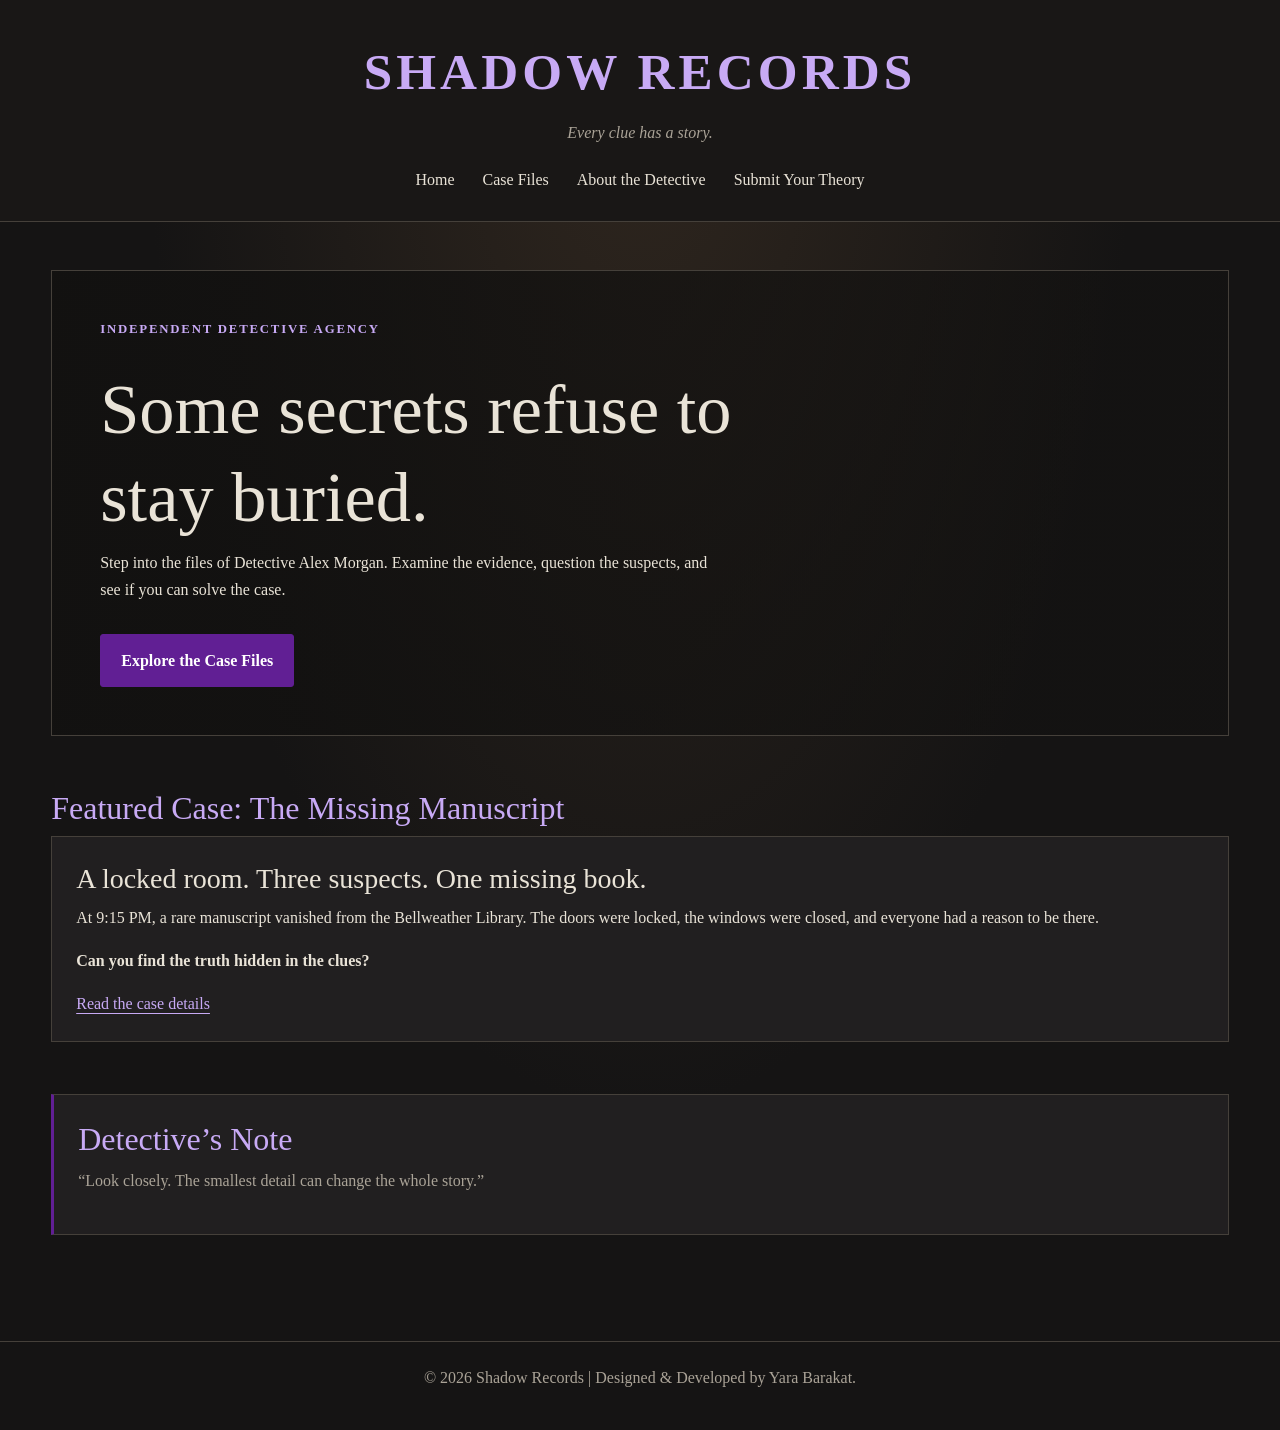
<file: index.html>
<!DOCTYPE html>
<html lang="en">
<head>
  <meta charset="UTF-8">
  <meta name="viewport" content="width=device-width, initial-scale=1.0">
  <meta name="description" content="Explore mysterious cases and uncover the truth with Detective Alex Morgan.">
  <title>Shadow Records | Home</title>
  <!-- Bootstrap CSS -->
<link href="https://cdn.jsdelivr.net/npm/bootstrap@5.3.8/dist/css/bootstrap.min.css"
rel="stylesheet">

<!-- Custom CSS -->
<link rel="stylesheet" href="styles.css">
</head>
<body>
  <header>
    <h1>Shadow Records</h1>
    <p class="tagline">Every clue has a story.</p>

    <nav aria-label="Main navigation">
  <a href="index.html">Home</a>
  <a href="cases.html">Case Files</a>
  <a href="about.html">About the Detective</a>
  <a href="submit-theory.html">Submit Your Theory</a>
</nav>
  </header>

  <main>
    <section class="hero">
      <p class="eyebrow">Independent Detective Agency</p>
      <h2>Some secrets refuse to stay buried.</h2>
      <p>
        Step into the files of Detective Alex Morgan. Examine the evidence,
        question the suspects, and see if you can solve the case.
      </p>
      <a class="button" href="cases.html">Explore the Case Files</a>
    </section>

    <section>
      <h2>Featured Case: The Missing Manuscript</h2>
      <article class="case-card">
        <h3>A locked room. Three suspects. One missing book.</h3>
        <p>
          At 9:15 PM, a rare manuscript vanished from the Bellweather Library.
          The doors were locked, the windows were closed, and everyone had a
          reason to be there.
        </p>
        <p><strong>Can you find the truth hidden in the clues?</strong></p>
        <a href="case-details.html#manuscript-map">Read the case details</a>
      </article>
    </section>

    <aside>
      <h2>Detective’s Note</h2>
      <p>
        “Look closely. The smallest detail can change the whole story.”
      </p>
    </aside>
  </main>

  <footer>
    <p>&copy; 2026 Shadow Records | Designed & Developed by Yara Barakat.</p>
  </footer>
  <script src="https://cdn.jsdelivr.net/npm/bootstrap@5.3.8/dist/js/bootstrap.bundle.min.js"></script>
</body>
</html>
</file>
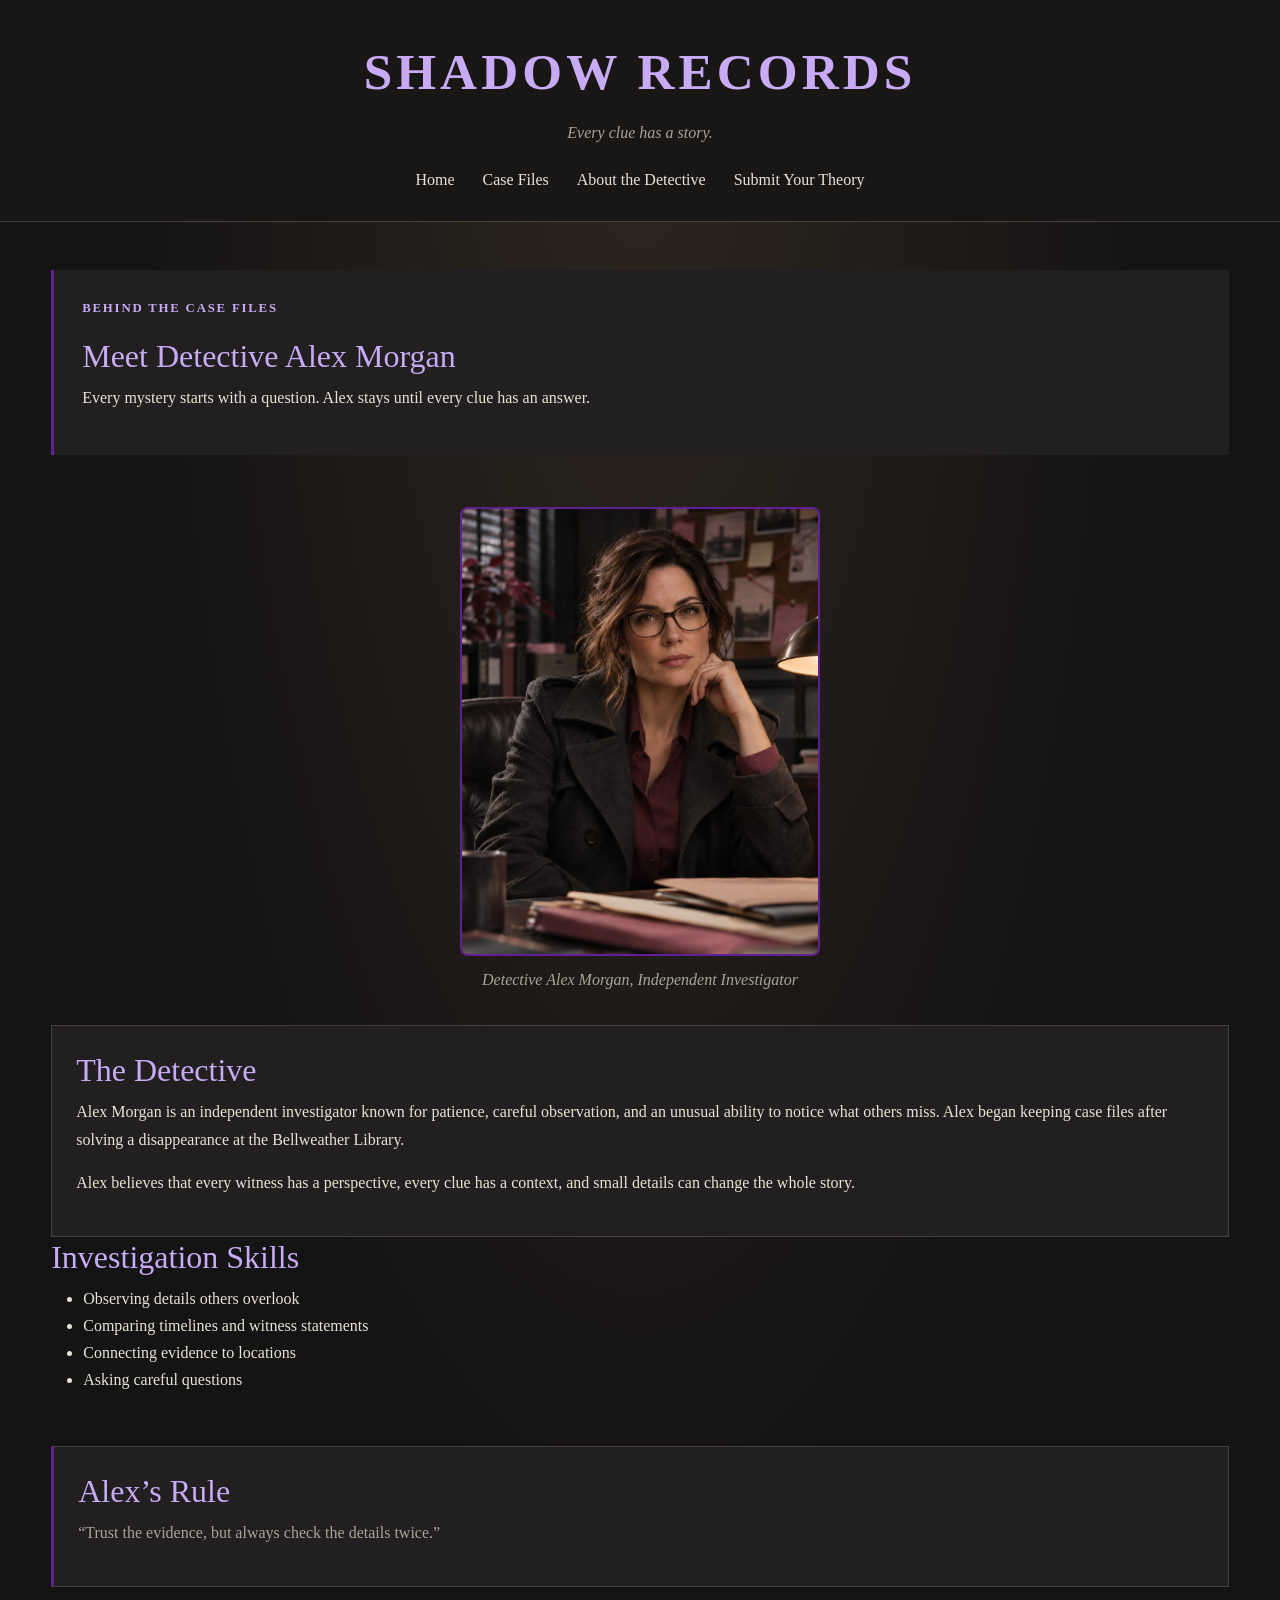
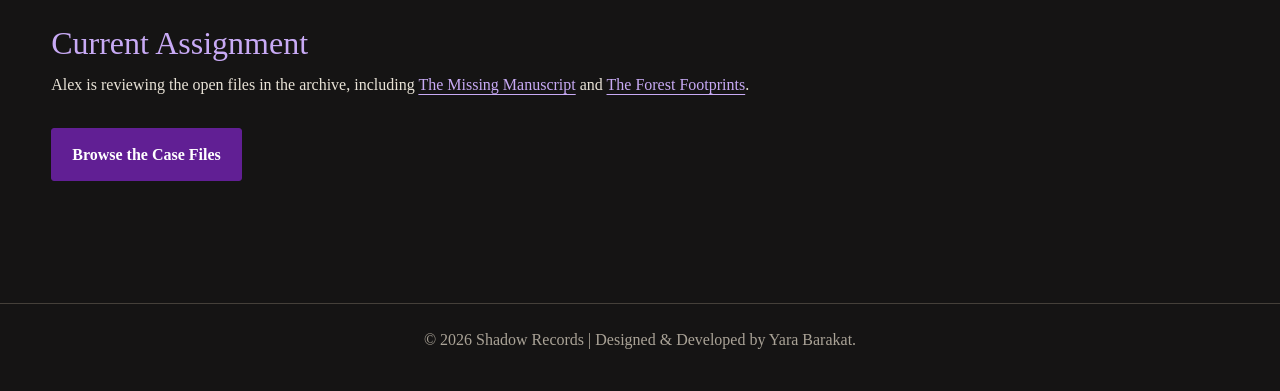
<file: about.html>
<!DOCTYPE html>
<html lang="en">
<head>
  <meta charset="UTF-8">
  <meta name="viewport" content="width=device-width, initial-scale=1.0">
  <meta name="description" content="Meet Alex Morgan, the detective behind Shadow Records.">
  <title>Shadow Records | About the Detective</title>
  <!-- Bootstrap CSS -->
<link href="https://cdn.jsdelivr.net/npm/bootstrap@5.3.8/dist/css/bootstrap.min.css"
rel="stylesheet">

<!-- Custom CSS -->
<link rel="stylesheet" href="styles.css">
</head>
<body>
  <header>
    <h1>Shadow Records</h1>
    <p class="tagline">Every clue has a story.</p>

    <nav aria-label="Main navigation">
  <a href="index.html">Home</a>
  <a href="cases.html">Case Files</a>
  <a href="about.html">About the Detective</a>
  <a href="submit-theory.html">Submit Your Theory</a>
</nav>
  </header>

  <main>
    <section class="page-intro">
      <p class="eyebrow">Behind the Case Files</p>
      <h2>Meet Detective Alex Morgan</h2>
      <p>Every mystery starts with a question. Alex stays until every clue has an answer.</p>
    </section>

    <figure class="detective-portrait">
       <img src="images/alex-morgan.png" alt="Detective Alex Morgan in the investigation office">
       <figcaption>Detective Alex Morgan, Independent Investigator</figcaption>
    </figure>

    <article class="case-story">
      <h2>The Detective</h2>
      <p>
        Alex Morgan is an independent investigator known for patience,
        careful observation, and an unusual ability to notice what others miss.
        Alex began keeping case files after solving a disappearance at the
        Bellweather Library.
      </p>
      <p>
        Alex believes that every witness has a perspective, every clue has a
        context, and small details can change the whole story.
      </p>
    </article>

    <section>
      <h2>Investigation Skills</h2>
      <ul>
        <li>Observing details others overlook</li>
        <li>Comparing timelines and witness statements</li>
        <li>Connecting evidence to locations</li>
        <li>Asking careful questions</li>
      </ul>
    </section>

    <aside class="detective-note">
      <h2>Alex’s Rule</h2>
      <p>“Trust the evidence, but always check the details twice.”</p>
    </aside>

    <section>
      <h2>Current Assignment</h2>
      <p>
        Alex is reviewing the open files in the archive, including
        <a href="case-details.html#manuscript-map">The Missing Manuscript</a>
        and
        <a href="case-details.html#forest-map">The Forest Footprints</a>.
      </p>
      <a class="button" href="cases.html">Browse the Case Files</a>
    </section>
  </main>

  <footer>
    <p>&copy; 2026 Shadow Records | Designed & Developed by Yara Barakat.</p>
  </footer>
</body>
</html>
</file>
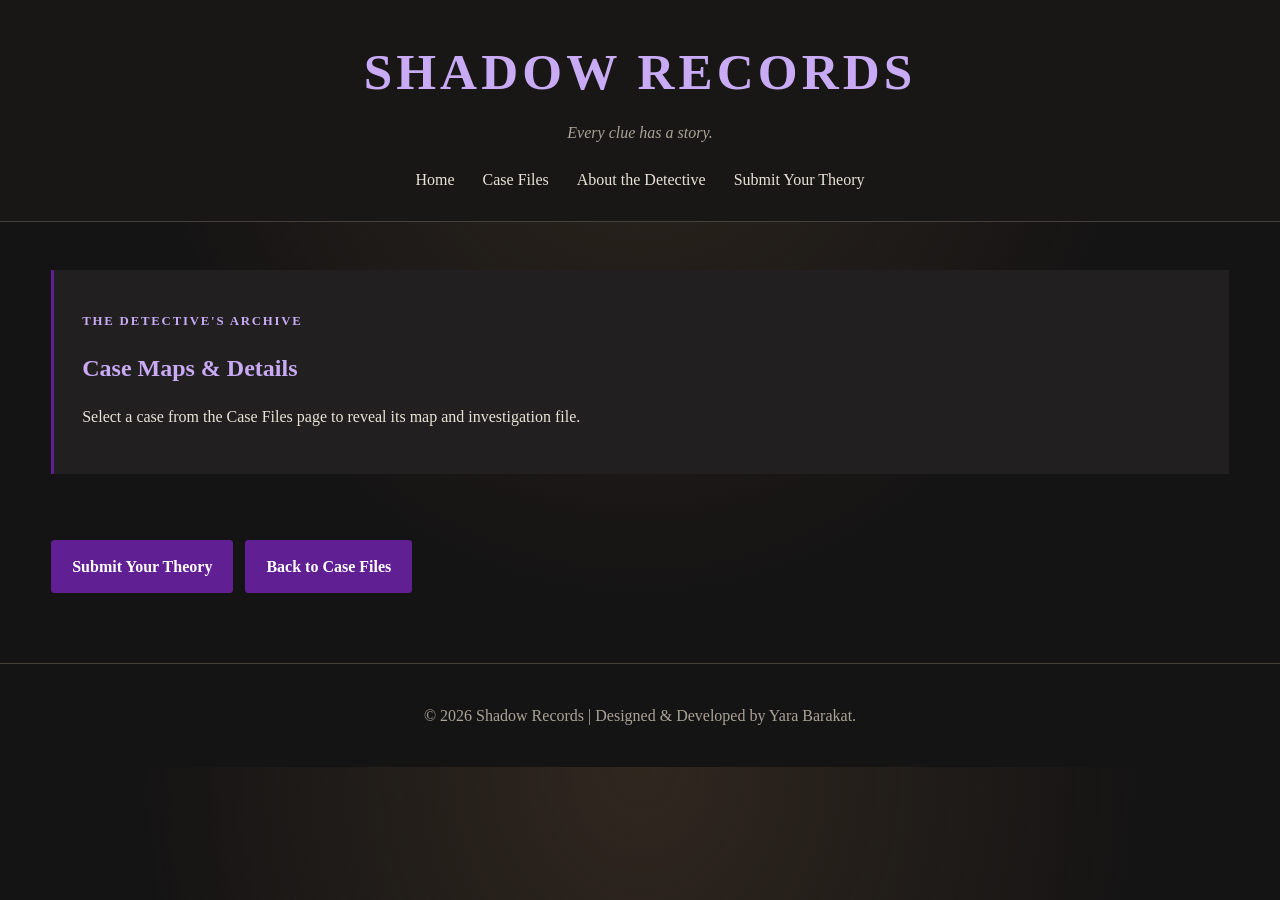
<file: case-details.html>
<!DOCTYPE html>
<html lang="en">
<head>
  <meta charset="UTF-8">
  <meta name="viewport" content="width=device-width, initial-scale=1.0">
  <meta name="description" content="Explore case maps, suspects, evidence, and audio from Shadow Records.">
  <title>Shadow Records | Case Details</title>
  <link rel="stylesheet" href="styles.css">
</head>
<body>
  <header>
    <h1>Shadow Records</h1>
    <p class="tagline">Every clue has a story.</p>

    <nav aria-label="Main navigation">
      <a href="index.html">Home</a>
      <a href="cases.html">Case Files</a>
      <a href="about.html">About the Detective</a>
      <a href="submit-theory.html">Submit Your Theory</a>
   </nav>
  </header>

  <main>
    <section class="page-intro">
      <p class="eyebrow">The Detective's Archive</p>
      <h2>Case Maps &amp; Details</h2>
      <p>Select a case from the Case Files page to reveal its map and investigation file.</p>
    </section>

    <section class="case-map" id="manuscript-map">
      <p class="eyebrow">Case 001 · Open Investigation</p>
      <h2>The Missing Manuscript</h2>

      <img class="case-map-image" src="images/manuscript.jpg"
           alt="Illustrated map of Bellweather Library">

      <article class="case-story">
        <h3>What happened?</h3>
        <p>
          At 9:15 PM, the rare <em>Atlas of Lost Places</em> disappeared from
          its display case inside Bellweather Library during a six-minute power outage.
        </p>
        <p><strong>Location:</strong> Bellweather Library</p>
      </article>

      <h3>The Suspects</h3>
      <div class="suspect-list">
        <article class="suspect-card">
          <img class="suspect-photo" src="images/suspects/clara-voss.jpg" alt="Clara Voss in the interrogation room">
          <h4>Clara Voss — The Archivist</h4>
          <p>She knew the display case’s old lock had a faulty hinge.</p>
        </article>
        <article class="suspect-card">
          <img class="suspect-photo" src="images/suspects/elias-reed.jpg" alt="Dr. Elias Reed in the interrogation room">
          <h4>Dr. Elias Reed — The Historian</h4>
          <p>He had requested access to the manuscript earlier that evening.</p>
        </article>
        <article class="suspect-card">
          <img class="suspect-photo" src="images/suspects/morgan-vale.jpg" alt="Morgan Vale in the interrogation room">
          <h4>Morgan Vale — The Night Guard</h4>
          <p>He was responsible for checking the library during the blackout.</p>
        </article>
      </div>

      <h3>Evidence Log</h3>
      <div class="table-wrap">
        <table>
          <thead>
            <tr><th>Clue</th><th>Found at</th><th>Details</th></tr>
          </thead>
          <tbody>
            <tr><td>Wet footprint</td><td>East corridor</td><td>A muddy print points toward the reading room.</td></tr>
            <tr><td>Blue thread</td><td>Display case</td><td>A short piece of fabric was caught on the hinge.</td></tr>
            <tr><td>Power log</td><td colspan="2">The power failed between 9:12 PM and 9:18 PM.</td></tr>
          </tbody>
        </table>
      </div>

     <aside class="detective-notebook">
  <p class="notebook-label">Detective’s Notebook · Case 001</p>
  <h3>Field Note</h3>
  <p>
    The storm may have hidden the sound of someone entering the library.
    Check the wet footprints near the east corridor.
  </p>

  <details>
    <summary>Read the private note</summary>
    <p>The power outage lasted six minutes, but the security log shows a
    longer gap. Someone may have changed the clock.</p>
  </details>
</aside> 

      <aside class="detective-note">
        <h3>Detective’s Note</h3>
        <p>One clue may be misleading. Compare the details before choosing a suspect.</p>
      </aside>

      <details>
        <summary>Reveal a hint</summary>
        <p>Compare the footprint’s direction with the library entrance.</p>
      </details>

      <h3>Case Audio</h3>
      <audio controls>
        <source src="Audios/manuscript.mp3" type="audio/mpeg">
        Your browser does not support audio.
      </audio>
    </section>

    <section class="case-map" id="painting-map">
      <p class="eyebrow">Case 002 · Open Investigation</p>
      <h2>The Midnight Painting</h2>

      <img class="case-map-image" src="images/painting.jpg"
           alt="Illustrated map of the North Gallery">

      <article class="case-story">
        <h3>What happened?</h3>
        <p>A portrait in the North Gallery seems to change position every night.</p>
        <p><strong>Location:</strong> North Gallery</p>
      </article>

      <h3>The Suspects</h3>
      <div class="suspect-list">
        <article class="suspect-card">
          <img class="suspect-photo" src="images/suspects/elena-ward.jpg" alt="Elena Ward in the interrogation room">
          <h4>Elena Ward — The Curator</h4>
          <p>She has the keys to every gallery room.</p>
        </article>
        <article class="suspect-card">
          <img class="suspect-photo" src="images/suspects/jonas-bell.jpg" alt="Jonas Bell in the interrogation room">
          <h4>Jonas Bell — The Restorer</h4>
          <p>He worked near the portrait earlier that evening.</p>
        </article>
        <article class="suspect-card">
          <img class="suspect-photo" src="images/suspects/ruth-hale.jpg" alt="Ruth Hale in the interrogation room">
          <h4>Ruth Hale — The Night Guard</h4>
          <p>She was alone in the gallery after closing.</p>
        </article>
      </div>

      <h3>Evidence Log</h3>
      <div class="table-wrap">
        <table>
          <thead><tr><th>Clue</th><th>Found at</th><th>Details</th></tr></thead>
          <tbody>
            <tr><td>Open window</td><td>North Gallery</td><td>The latch has no sign of damage.</td></tr>
            <tr><td>Loose frame</td><td>East corridor</td><td>Dust outlines a different position on the wall.</td></tr>
            <tr><td>Paint fleck</td><td colspan="2">It matches the portrait’s dark red frame.</td></tr>
          </tbody>
        </table>
      </div>

      <aside class="detective-notebook">
  <p class="notebook-label">Detective’s Notebook · Case 001</p>
  <h3>Field Note</h3>
  <p>
    The storm may have hidden the sound of someone entering the library.
    Check the wet footprints near the east corridor.
  </p>

  <details>
    <summary>Read the private note</summary>
    <p>The power outage lasted six minutes, but the security log shows a
    longer gap. Someone may have changed the clock.</p>
  </details>
</aside>

      <aside class="detective-note">
        <h3>Detective’s Note</h3>
        <p>Check the window, but don’t assume it was used to enter the gallery.</p>
      </aside>

      <details>
        <summary>Reveal a hint</summary>
        <p>Check whether the painting could have moved through a locked door.</p>
      </details>

      <h3>Case Audio</h3>
      <audio controls>
        <source src="Audios/painting.mp3" type="audio/mpeg">
        Your browser does not support audio.
      </audio>
    </section>

    <section class="case-map" id="violin-map">
      <p class="eyebrow">Case 003 · Open Investigation</p>
      <h2>The Vanishing Violin</h2>

      <img class="case-map-image" src="images/violin.jpg"
           alt="Illustrated map of the concert hall and backstage rooms">

      <article class="case-story">
        <h3>What happened?</h3>
        <p>A priceless violin vanished shortly before the evening concert.</p>
        <p><strong>Location:</strong> Bellweather Concert Hall</p>
      </article>

      <h3>The Suspects</h3>
      <div class="suspect-list">
        <article class="suspect-card">
          <img class="suspect-photo" src="images/suspects/marco-bell.jpg" alt="Marco Bell in the interrogation room">
          <h4>Marco Bell — The Violinist</h4>
          <p>He was the last performer to handle the instrument.</p>
        </article>
        <article class="suspect-card">
          <img class="suspect-photo" src="images/suspects/sylvie-cross.jpg" alt="Sylvie Cross in the interrogation room">
          <h4>Sylvie Cross — The Stage Manager</h4>
          <p>She could move freely between the stage and backstage rooms.</p>
        </article>
        <article class="suspect-card">
          <img class="suspect-photo" src="images/suspects/peter-shaw.jpg" alt="Peter Shaw in the interrogation room">
          <h4>Peter Shaw — The Technician</h4>
          <p>He was checking equipment near the side entrance.</p>
        </article>
      </div>

      <h3>Evidence Log</h3>
      <div class="table-wrap">
        <table>
          <thead><tr><th>Clue</th><th>Found at</th><th>Details</th></tr></thead>
          <tbody>
            <tr><td>Footprints</td><td>Side entrance</td><td>They lead toward the loading door.</td></tr>
            <tr><td>Empty case</td><td>Backstage</td><td>The case was left open beside the instrument room.</td></tr>
            <tr><td>Delivery cart</td><td colspan="2">Its sign-out time is missing from the log.</td></tr>
          </tbody>
        </table>
      </div>

      <aside class="detective-notebook">
  <p class="notebook-label">Detective’s Notebook · Case 001</p>
  <h3>Field Note</h3>
  <p>
    The storm may have hidden the sound of someone entering the library.
    Check the wet footprints near the east corridor.
  </p>

  <details>
    <summary>Read the private note</summary>
    <p>The power outage lasted six minutes, but the security log shows a
    longer gap. Someone may have changed the clock.</p>
  </details>
</aside>

      <aside class="detective-note">
        <h3>Detective’s Note</h3>
        <p>Compare the footprints with the concert schedule and delivery log.</p>
      </aside>

      <details>
        <summary>Reveal a hint</summary>
        <p>Compare the time of the footprints with the concert schedule.</p>
      </details>

      <h3>Case Audio</h3>
      <audio controls>
        <source src="Audios/violin.mp3" type="audio/mpeg">
        Your browser does not support audio.
      </audio>
    </section>

    <section class="case-map" id="lighthouse-map">
      <p class="eyebrow">Case 007 · Open Investigation</p>
      <h2>The Lighthouse Signal</h2>

      <img class="case-map-image" src="images/lighthouse.jpg"
           alt="Illustrated map of the rocky lighthouse coast">

      <article class="case-story">
        <h3>What happened?</h3>
        <p>A strange signal appears from the abandoned lighthouse every midnight.</p>
        <p><strong>Location:</strong> North Point Lighthouse</p>
      </article>

      <h3>The Suspects</h3>
      <div class="suspect-list">
        <article class="suspect-card">
          <img class="suspect-photo" src="images/suspects/harold-pike.jpg" alt="Harold Pike in the interrogation room">
          <h4>Harold Pike — The Harbor Keeper</h4>
          <p>He knows how to operate the lighthouse signal equipment.</p>
        </article>
        <article class="suspect-card">
          <img class="suspect-photo" src="images/suspects/nora-finch.jpg" alt="Nora Finch in the interrogation room">
          <h4>Nora Finch — The Fisher</h4>
          <p>Her boat was seen near North Point after midnight.</p>
        </article>
        <article class="suspect-card">
          <img class="suspect-photo" src="images/suspects/cal-reed.jpg" alt="Cal Reed in the interrogation room">
          <h4>Cal Reed — The Photographer</h4>
          <p>He had been taking pictures near the coastal path.</p>
        </article>
      </div>

      <h3>Evidence Log</h3>
      <div class="table-wrap">
        <table>
          <thead><tr><th>Clue</th><th>Found at</th><th>Details</th></tr></thead>
          <tbody>
            <tr><td>Footprint</td><td>Coastal path</td><td>The print points toward the lighthouse.</td></tr>
            <tr><td>Broken lens</td><td>Lighthouse steps</td><td>A piece of glass is missing from the signal lamp.</td></tr>
            <tr><td>Radio note</td><td colspan="2">A midnight signal was recorded on the same night.</td></tr>
          </tbody>
        </table>
      </div>

      <aside class="detective-notebook">
  <p class="notebook-label">Detective’s Notebook · Case 001</p>
  <h3>Field Note</h3>
  <p>
    The storm may have hidden the sound of someone entering the library.
    Check the wet footprints near the east corridor.
  </p>

  <details>
    <summary>Read the private note</summary>
    <p>The power outage lasted six minutes, but the security log shows a
    longer gap. Someone may have changed the clock.</p>
  </details>
</aside>

      <aside class="detective-note">
        <h3>Detective’s Note</h3>
        <p>Work out who could reach the lighthouse before the signal appeared.</p>
      </aside>

      <details>
        <summary>Reveal a hint</summary>
        <p>Follow the path between the dock and the lighthouse.</p>
      </details>

      <h3>Case Audio</h3>
      <audio controls>
        <source src="Audios/lighthouse.mp3" type="audio/mpeg">
        Your browser does not support audio.
      </audio>
    </section>

    <section class="case-map" id="museum-map">
      <p class="eyebrow">Case 008 · Open Investigation</p>
      <h2>The Museum Heist</h2>

      <img class="case-map-image" src="images/museum.jpg"
           alt="Illustrated floor map of the museum">

      <article class="case-story">
        <h3>What happened?</h3>
        <p>A valuable diamond disappeared while the museum was open.</p>
        <p><strong>Location:</strong> Bellweather Museum</p>
      </article>

      <h3>The Suspects</h3>
      <div class="suspect-list">
        <article class="suspect-card">
          <img class="suspect-photo" src="images/suspects/vivian-stone.jpg" alt="Vivian Stone in the interrogation room">
          <h4>Vivian Stone — The Curator</h4>
          <p>She can open the diamond display case.</p>
        </article>
        <article class="suspect-card">
          <img class="suspect-photo" src="images/suspects/leon-park.jpg" alt="Leon Park in the interrogation room">
          <h4>Leon Park — The Security Guard</h4>
          <p>He carries the keys to the security office.</p>
        </article>
        <article class="suspect-card">
          <img class="suspect-photo" src="images/suspects/aurthur-wynn.jpg" alt="Arthur Wynn in the interrogation room">
          <h4>Arthur Wynn — The Collector</h4>
          <p>He studied the diamond closely during his visit.</p>
        </article>
      </div>

      <h3>Evidence Log</h3>
      <div class="table-wrap">
        <table>
          <thead><tr><th>Clue</th><th>Found at</th><th>Details</th></tr></thead>
          <tbody>
            <tr><td>Display case</td><td>Gem Gallery</td><td>The lock has no scratch marks.</td></tr>
            <tr><td>Missing key</td><td>Security office</td><td>The spare key is not in its usual place.</td></tr>
            <tr><td>Visitor route</td><td colspan="2">One visitor passed the gallery twice.</td></tr>
          </tbody>
        </table>
      </div>

      <aside class="detective-notebook">
  <p class="notebook-label">Detective’s Notebook · Case 001</p>
  <h3>Field Note</h3>
  <p>
    The storm may have hidden the sound of someone entering the library.
    Check the wet footprints near the east corridor.
  </p>

  <details>
    <summary>Read the private note</summary>
    <p>The power outage lasted six minutes, but the security log shows a
    longer gap. Someone may have changed the clock.</p>
  </details>
</aside>

      <aside class="detective-note">
        <h3>Detective’s Note</h3>
        <p>Think about who could open the case without leaving damage.</p>
      </aside>

      <details>
        <summary>Reveal a hint</summary>
        <p>Check which rooms connect the gem gallery to the security office.</p>
      </details>

      <h3>Case Audio</h3>
      <audio controls>
        <source src="Audios/museum.mp3" type="audio/mpeg">
        Your browser does not support audio.
      </audio>
    </section>

    <section class="case-map" id="forest-map">
      <p class="eyebrow">Case 009 · Open Investigation</p>
      <h2>The Forest Footprints</h2>

      <img class="case-map-image" src="images/forest.jpg"
           alt="Illustrated map of the forest trail, cabin, and river">

      <article class="case-story">
        <h3>What happened?</h3>
        <p>Mysterious footprints lead from an old forest cabin toward a hidden path beside the river.</p>
        <p><strong>Location:</strong> Blackpine Forest</p>
      </article>

      <h3>The Suspects</h3>
      <div class="suspect-list">
        <article class="suspect-card">
          <img class="suspect-photo" src="images/suspects/june-moss.jpg" alt="June Moss in the interrogation room">
          <h4>June Moss — The Cabin Owner</h4>
          <p>She knows every path around the cabin.</p>
        </article>
        <article class="suspect-card">
          <img class="suspect-photo" src="images/suspects/ranger-cole.jpg" alt="Ranger Cole in the interrogation room">
          <h4>Ranger Cole — The Park Ranger</h4>
          <p>He carries a map of the forest trails.</p>
        </article>
        <article class="suspect-card">
          <img class="suspect-photo" src="images/suspects/sam-alder.jpg" alt="Sam Alder in the interrogation room">
          <h4>Sam Alder — The Camper</h4>
          <p>He was seen near the river bridge that night.</p>
        </article>
      </div>

      <h3>Evidence Log</h3>
      <div class="table-wrap">
        <table>
          <thead><tr><th>Clue</th><th>Found at</th><th>Details</th></tr></thead>
          <tbody>
            <tr><td>Footprints</td><td>Cabin path</td><td>They continue toward the river.</td></tr>
            <tr><td>Blue fabric</td><td>River bridge</td><td>A torn piece is caught on the railing.</td></tr>
            <tr><td>Campfire</td><td colspan="2">It was still warm when the ranger arrived.</td></tr>
          </tbody>
        </table>
      </div>

      <aside class="detective-notebook">
  <p class="notebook-label">Detective’s Notebook · Case 001</p>
  <h3>Field Note</h3>
  <p>
    The storm may have hidden the sound of someone entering the library.
    Check the wet footprints near the east corridor.
  </p>

  <details>
    <summary>Read the private note</summary>
    <p>The power outage lasted six minutes, but the security log shows a
    longer gap. Someone may have changed the clock.</p>
  </details>
</aside>

      <aside class="detective-note">
        <h3>Detective’s Note</h3>
        <p>Follow the footprints and check which suspect could cross the river.</p>
      </aside>

      <details>
        <summary>Reveal a hint</summary>
        <p>Notice where the footprints cross the river trail.</p>
      </details>

      <h3>Case Audio</h3>
      <audio controls>
        <source src="Audios/forest.mp3" type="audio/mpeg">
        Your browser does not support audio.
      </audio>
    </section>

    <div class="case-actions">
      <a class="button" href="submit-theory.html">Submit Your Theory</a>
      <a class="button" href="cases.html">Back to Case Files</a>
   </div>
  </main>

  <footer>
    <p>&copy; 2026 Shadow Records | Designed & Developed by Yara Barakat.</p>
  </footer>
</body>
</html>
</file>
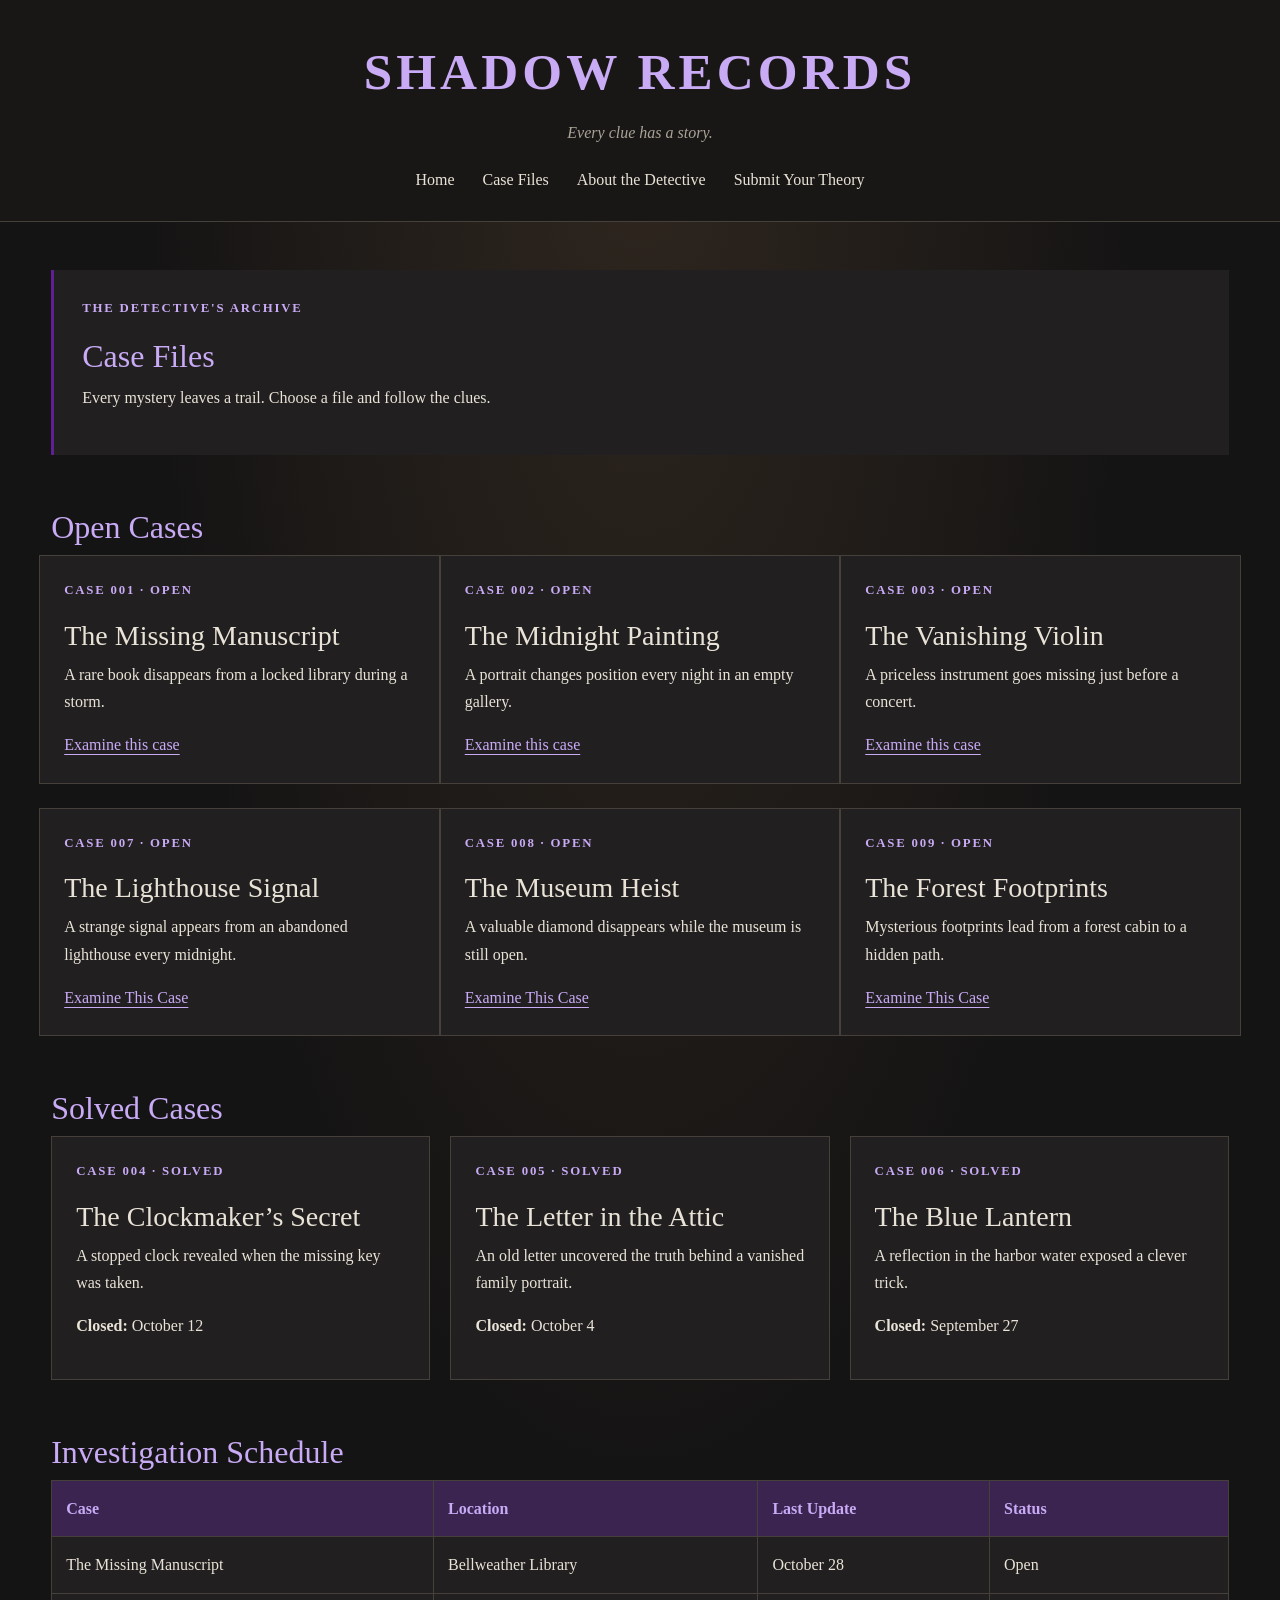
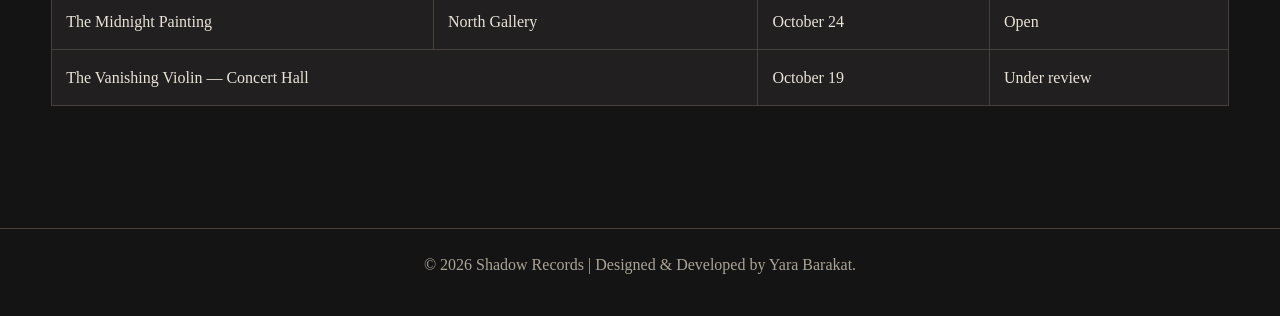
<file: cases.html>
<!DOCTYPE html>
<html lang="en">
<head>
  <meta charset="UTF-8">
  <meta name="viewport" content="width=device-width, initial-scale=1.0">
  <meta name="description" content="Browse the mysterious case files investigated by Shadow Records.">
  <title>Shadow Records | Case Files</title>
  <!-- Bootstrap CSS -->
<link href="https://cdn.jsdelivr.net/npm/bootstrap@5.3.8/dist/css/bootstrap.min.css"
rel="stylesheet">

<!-- Custom CSS -->
<link rel="stylesheet" href="styles.css">
</head>
<body>
  <header>
    <h1>Shadow Records</h1>
    <p class="tagline">Every clue has a story.</p>

    <nav aria-label="Main navigation">
  <a href="index.html">Home</a>
  <a href="cases.html">Case Files</a>
  <a href="about.html">About the Detective</a>
  <a href="submit-theory.html">Submit Your Theory</a>
</nav>
  </header>

  <main>
    <section class="page-intro">
      <p class="eyebrow">The Detective's Archive</p>
      <h2>Case Files</h2>
      <p>Every mystery leaves a trail. Choose a file and follow the clues.</p>
    </section>

    <section>
      <h2>Open Cases</h2>

      <div class="row g-4">
        <article class="case-card col-12 col-md-4">
          <p class="case-number">CASE 001 · OPEN</p>
          <h3>The Missing Manuscript</h3>
          <p>A rare book disappears from a locked library during a storm.</p>
          <a href="case-details.html#manuscript-map">Examine this case</a>
        </article>

        <article class="case-card col-12 col-md-4">
          <p class="case-number">CASE 002 · OPEN</p>
          <h3>The Midnight Painting</h3>
          <p>A portrait changes position every night in an empty gallery.</p>
          <a href="case-details.html#painting-map">Examine this case</a>
        </article>

        <article class="case-card col-12 col-md-4">
          <p class="case-number">CASE 003 · OPEN</p>
          <h3>The Vanishing Violin</h3>
          <p>A priceless instrument goes missing just before a concert.</p>
          <a href="case-details.html#violin-map">Examine this case</a>
        </article>

        <article class="case-card col-12 col-md-4">
          <p class="case-number">CASE 007 · OPEN</p>
          <h3>The Lighthouse Signal</h3>
          <p>A strange signal appears from an abandoned lighthouse every midnight.</p>
          <a href="case-details.html#lighthouse-map">Examine This Case</a>
        </article>

        <article class="case-card col-12 col-md-4">
          <p class="case-number">CASE 008 · OPEN</p>
          <h3>The Museum Heist</h3>
          <p>A valuable diamond disappears while the museum is still open.</p>
          <a href="case-details.html#museum-map">Examine This Case</a>
        </article>

        <article class="case-card col-12 col-md-4">
          <p class="case-number">CASE 009 · OPEN</p>
          <h3>The Forest Footprints</h3>
          <p>Mysterious footprints lead from a forest cabin to a hidden path.</p>
          <a href="case-details.html#forest-map">Examine This Case</a>
        </article>
      </div>
    </section>

    <section>
      <h2>Solved Cases</h2>

      <div class="case-grid">
        <article class="case-card">
          <p class="case-number">CASE 004 · SOLVED</p>
          <h3>The Clockmaker’s Secret</h3>
          <p>A stopped clock revealed when the missing key was taken.</p>
          <p><strong>Closed:</strong> October 12</p>
        </article>

        <article class="case-card">
          <p class="case-number">CASE 005 · SOLVED</p>
          <h3>The Letter in the Attic</h3>
          <p>An old letter uncovered the truth behind a vanished family portrait.</p>
          <p><strong>Closed:</strong> October 4</p>
        </article>

        <article class="case-card">
          <p class="case-number">CASE 006 · SOLVED</p>
          <h3>The Blue Lantern</h3>
          <p>A reflection in the harbor water exposed a clever trick.</p>
          <p><strong>Closed:</strong> September 27</p>
        </article>
      </div>
    </section>

    <section>
      <h2>Investigation Schedule</h2>

      <div class="table-wrap">
        <table>
          <thead>
            <tr>
              <th scope="col">Case</th>
              <th scope="col">Location</th>
              <th scope="col">Last Update</th>
              <th scope="col">Status</th>
            </tr>
          </thead>
          <tbody>
            <tr>
              <td>The Missing Manuscript</td>
              <td>Bellweather Library</td>
              <td>October 28</td>
              <td>Open</td>
            </tr>
            <tr>
              <td>The Midnight Painting</td>
              <td>North Gallery</td>
              <td>October 24</td>
              <td>Open</td>
            </tr>
            <tr>
              <td colspan="2">The Vanishing Violin — Concert Hall</td>
              <td>October 19</td>
              <td>Under review</td>
            </tr>
          </tbody>
        </table>
      </div>
    </section>
  </main>

  <footer>
    <p>&copy; 2026 Shadow Records | Designed & Developed by Yara Barakat.</p>
  </footer>
</body>
</html>
</file>
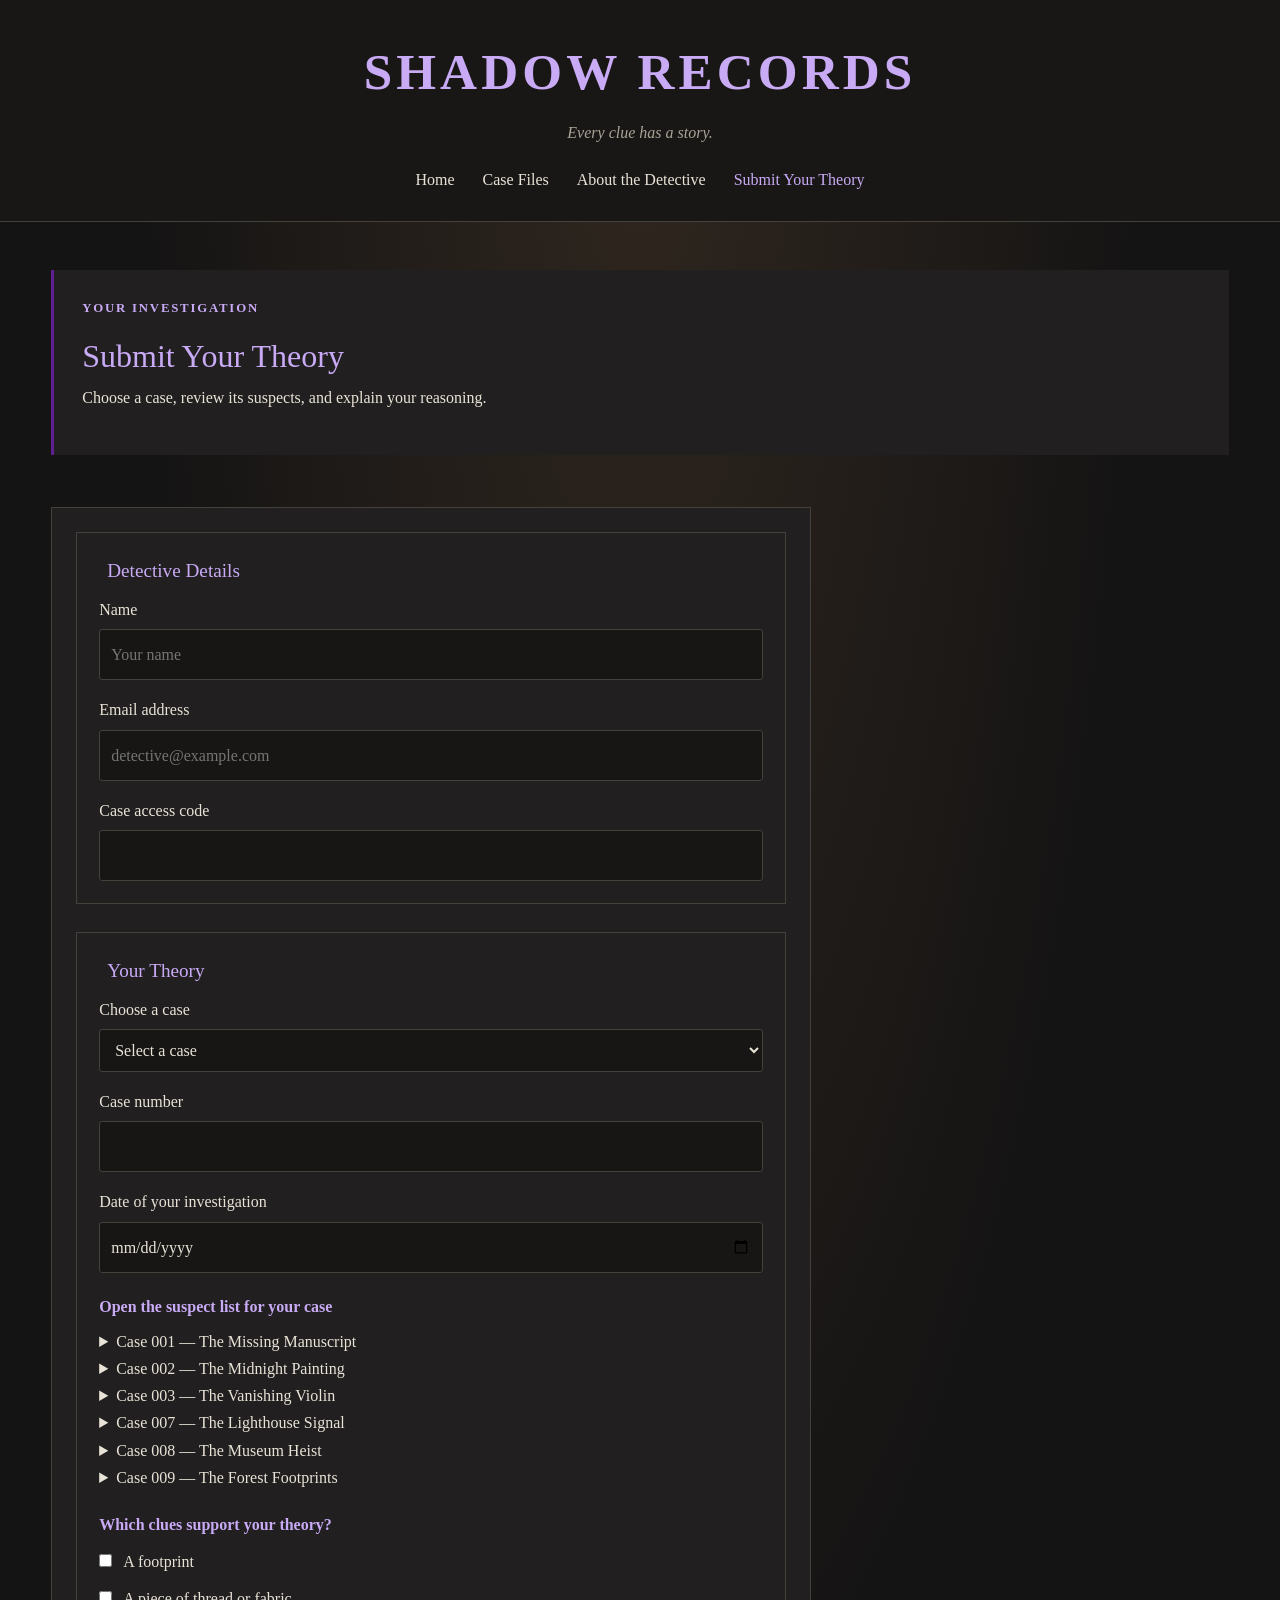
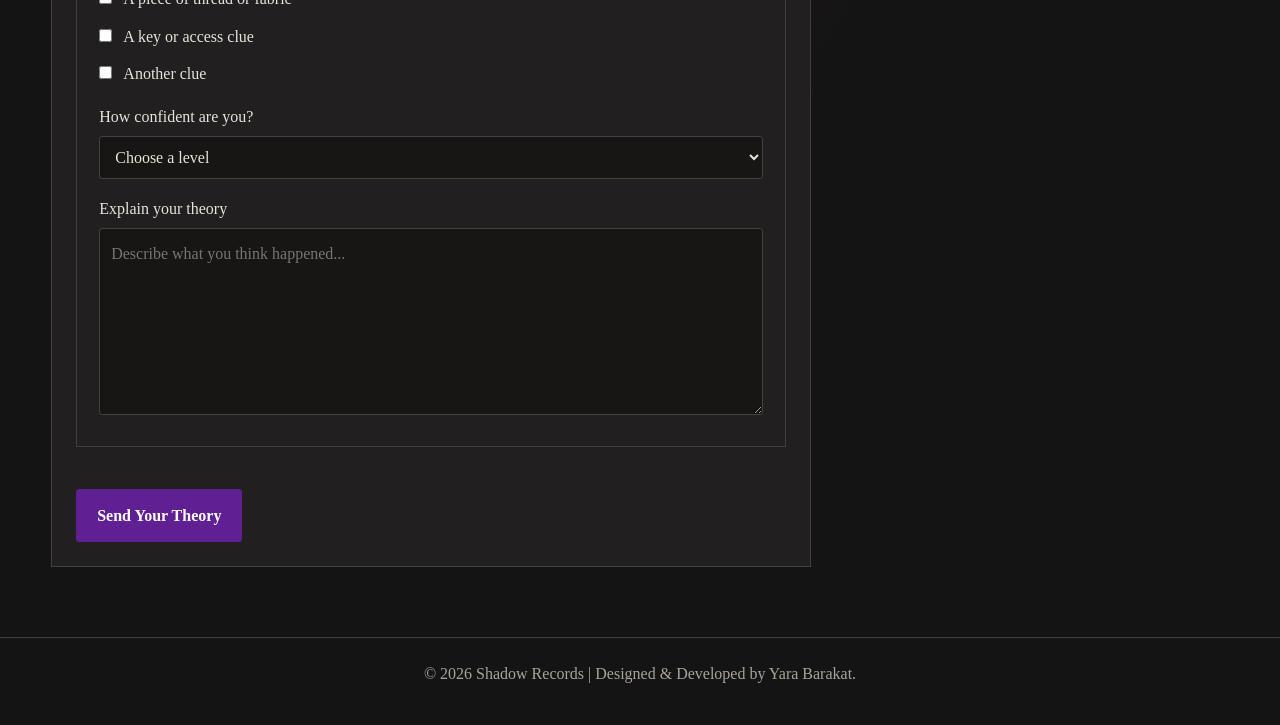
<file: submit-theory.html>
<!DOCTYPE html>
<html lang="en">
<head>
  <meta charset="UTF-8">
  <meta name="viewport" content="width=device-width, initial-scale=1.0">
  <meta name="description" content="Submit your theory about a Shadow Records case.">
  <title>Shadow Records | Submit Your Theory</title>
  <!-- Bootstrap CSS -->
<link href="https://cdn.jsdelivr.net/npm/bootstrap@5.3.8/dist/css/bootstrap.min.css"
rel="stylesheet">

<!-- Custom CSS -->
<link rel="stylesheet" href="styles.css">
</head>
<body>
  <header>
    <h1>Shadow Records</h1>
    <p class="tagline">Every clue has a story.</p>

    <nav aria-label="Main navigation">
      <a href="index.html">Home</a>
      <a href="cases.html">Case Files</a>
      <a href="about.html">About the Detective</a>
      <a href="submit-theory.html" aria-current="page">Submit Your Theory</a>
    </nav>
  </header>

  <main>
    <section class="page-intro">
      <p class="eyebrow">Your Investigation</p>
      <h2>Submit Your Theory</h2>
      <p>Choose a case, review its suspects, and explain your reasoning.</p>
    </section>

    <form class="theory-form" action="#" method="get">
      <fieldset>
        <legend>Detective Details</legend>

        <label for="name">Name</label>
        <input type="text" id="name" name="name" placeholder="Your name" required>

        <label for="email">Email address</label>
        <input type="email" id="email" name="email"
               placeholder="detective@example.com" required>

        <label for="password">Case access code</label>
        <input type="password" id="password" name="password"
               minlength="4" required>
      </fieldset>

      <fieldset>
        <legend>Your Theory</legend>

        <label for="case">Choose a case</label>
        <select id="case" name="case" required>
          <option value="">Select a case</option>
          <option value="001">Case 001 — The Missing Manuscript</option>
          <option value="002">Case 002 — The Midnight Painting</option>
          <option value="003">Case 003 — The Vanishing Violin</option>
          <option value="007">Case 007 — The Lighthouse Signal</option>
          <option value="008">Case 008 — The Museum Heist</option>
          <option value="009">Case 009 — The Forest Footprints</option>
        </select>

        <label for="case-number">Case number</label>
        <input type="number" id="case-number" name="case-number"
               min="1" max="9" required>

        <label for="date">Date of your investigation</label>
        <input type="date" id="date" name="date">

        <p class="form-question">Open the suspect list for your case</p>

        <details>
          <summary>Case 001 — The Missing Manuscript</summary>
          <label class="choice"><input type="radio" name="suspect" value="clara-voss" required> Clara Voss, the Archivist</label>
          <label class="choice"><input type="radio" name="suspect" value="elias-reed"> Dr. Elias Reed, the Historian</label>
          <label class="choice"><input type="radio" name="suspect" value="morgan-vale"> Morgan Vale, the Night Guard</label>
        </details>

        <details>
          <summary>Case 002 — The Midnight Painting</summary>
          <label class="choice"><input type="radio" name="suspect" value="elena-ward"> Elena Ward, the Curator</label>
          <label class="choice"><input type="radio" name="suspect" value="jonas-bell"> Jonas Bell, the Restorer</label>
          <label class="choice"><input type="radio" name="suspect" value="ruth-hale"> Ruth Hale, the Night Guard</label>
        </details>

        <details>
          <summary>Case 003 — The Vanishing Violin</summary>
          <label class="choice"><input type="radio" name="suspect" value="marco-bell"> Marco Bell, the Violinist</label>
          <label class="choice"><input type="radio" name="suspect" value="sylvie-cross"> Sylvie Cross, the Stage Manager</label>
          <label class="choice"><input type="radio" name="suspect" value="peter-shaw"> Peter Shaw, the Technician</label>
        </details>

        <details>
          <summary>Case 007 — The Lighthouse Signal</summary>
          <label class="choice"><input type="radio" name="suspect" value="harold-pike"> Harold Pike, the Harbor Keeper</label>
          <label class="choice"><input type="radio" name="suspect" value="nora-finch"> Nora Finch, the Fisher</label>
          <label class="choice"><input type="radio" name="suspect" value="cal-reed"> Cal Reed, the Photographer</label>
        </details>

        <details>
          <summary>Case 008 — The Museum Heist</summary>
          <label class="choice"><input type="radio" name="suspect" value="vivian-stone"> Vivian Stone, the Curator</label>
          <label class="choice"><input type="radio" name="suspect" value="leon-park"> Leon Park, the Security Guard</label>
          <label class="choice"><input type="radio" name="suspect" value="arthur-wynn"> Arthur Wynn, the Collector</label>
        </details>

        <details>
          <summary>Case 009 — The Forest Footprints</summary>
          <label class="choice"><input type="radio" name="suspect" value="june-moss"> June Moss, the Cabin Owner</label>
          <label class="choice"><input type="radio" name="suspect" value="ranger-cole"> Ranger Cole</label>
          <label class="choice"><input type="radio" name="suspect" value="sam-alder"> Sam Alder, the Camper</label>
        </details>

        <p class="form-question">Which clues support your theory?</p>
        <label class="choice"><input type="checkbox" name="clues" value="footprint"> A footprint</label>
        <label class="choice"><input type="checkbox" name="clues" value="thread"> A piece of thread or fabric</label>
        <label class="choice"><input type="checkbox" name="clues" value="key"> A key or access clue</label>
        <label class="choice"><input type="checkbox" name="clues" value="other"> Another clue</label>

        <label for="confidence">How confident are you?</label>
        <select id="confidence" name="confidence" required>
          <option value="">Choose a level</option>
          <option value="careful">Still investigating</option>
          <option value="sure">Fairly sure</option>
          <option value="certain">Case closed!</option>
        </select>

        <label for="explanation">Explain your theory</label>
        <textarea id="explanation" name="explanation" rows="6"
                  placeholder="Describe what you think happened..."
                  required></textarea>
      </fieldset>

      <button class="button" type="submit">Send Your Theory</button>
    </form>
  </main>

  <footer>
    <p>&copy; 2026 Shadow Records | Designed & Developed by Yara Barakat.</p>
  </footer>
</body>
</html>
</file>
<file: styles.css>
/* ---------- Base styles ---------- */
* {
  box-sizing: border-box;
}

:root {
  --ink: #e9e3d7;
  --muted: #aaa397;
  --purple: #611f94;
  --purple-light: #c8aaf5;
  --panel: #211f20;
  --line: #45403a;
  --background: #151414;
}

body {
  margin: 0;
  background-color: var(--background);
  background-image:
    radial-gradient(ellipse at top, #30271f 0%, transparent 55%);
  color: var(--ink);
  font-family: Georgia, "Times New Roman", serif;
  line-height: 1.7;
}

a {
  color: var(--purple-light);
  text-underline-offset: 4px;
}

a:hover {
  color: #c19ff4;
}

a:focus,
button:focus,
input:focus,
select:focus,
textarea:focus {
  outline: 2px solid var(--purple-light);
  outline-offset: 3px;
}

/* ---------- Header and navigation ---------- */
header {
  position: relative;
  padding: 28px 7%;
  border-bottom: 1px solid var(--line);
  background-color: #191716;
  text-align: center;
}

header h1 {
  margin: 0;
  color: var(--purple-light);
  font-size: clamp(2rem, 5vw, 3.2rem);
  letter-spacing: 0.08em;
  text-transform: uppercase;
  font-family: Arial, Helvetica, sans-serif;
}

.tagline {
  margin: 4px 0 20px;
  color: var(--muted);
  font-style: italic;
}

nav {
  display: flex;
  flex-wrap: wrap;
  justify-content: center;
  gap: 12px 28px;
  font-family: Arial, Helvetica, sans-serif;
}

nav a {
  color: var(--ink);
  text-decoration: none;
}

nav a:hover,
nav a[aria-current="page"] {
  color: var(--purple-light);
}

/* ---------- Main content ---------- */
main {
  width: min(1500px, 92%);
  margin: 0 auto;
  padding: 48px 0 70px;
}

section {
  margin: 0 0 52px;
}

h2,
h3 {
  line-height: 1.25;
}

h2 {
  color: var(--purple-light);
}

.eyebrow,
.case-number {
  color: var(--purple-light);
  font-size: 0.8rem;
  font-weight: bold;
  letter-spacing: 0.14em;
  text-transform: uppercase;
}

/* ---------- Home page hero ---------- */
.hero {
  min-height: 330px;
  display: flex;
  flex-direction: column;
  justify-content: center;
  align-items: flex-start;
  padding: 48px;
  border: 1px solid var(--line);
  background:
    linear-gradient(100deg, rgb(18 17 16 / 95%), rgb(18 17 16 / 45%)),
    url("https://images.unsplash.com/photo-1518709268805-4e9042af9f23?auto=format&fit=crop&w=1600&q=80")
    center / cover;
}

.hero h2 {
  max-width: 650px;
  margin: 8px 0;
  color: var(--ink);
  font-size: clamp(2.2rem, 6vw, 4.4rem);
}

.hero p {
  max-width: 620px;
}

.button {
  display: inline-block;
  margin-top: 14px;
  padding: 12px 20px;
  border: 1px solid var(--purple);
  border-radius: 3px;
  background-color: var(--purple);
  color: white;
  font: inherit;
  font-weight: bold;
  text-decoration: none;
  cursor: pointer;
}

.button:hover {
  background-color: var(--purple-light);
  color: #1a1713;
}

.page-intro {
  padding: 28px;
  border-left: 3px solid var(--purple);
  background-color: var(--panel);
}

/* ---------- Cards and layout ---------- */
.case-grid,
.suspect-list {
  display: grid;
  grid-template-columns: repeat(3, minmax(0, 1fr));
  gap: 20px;
}

.case-card,
.suspect-card,
.case-story,
aside,
.theory-form {
  padding: 24px;
  border: 1px solid var(--line);
  background-color: var(--panel);
}

.case-card,
.suspect-card {
  transition: transform 180ms ease, border-color 180ms ease;
}

.case-card:hover,
.suspect-card:hover {
  transform: translateY(-4px);
  border-color: var(--purple);
}

aside {
  margin: 36px 0;
  border-left: 3px solid var(--purple);
  color: var(--muted);
}

.detective-note {
  position: relative;
}

/* ---------- Tables and media ---------- */
.table-wrap {
  overflow-x: auto;
}

table {
  width: 100%;
  border-collapse: collapse;
  background-color: var(--panel);
}

th,
td {
  padding: 14px;
  border: 1px solid var(--line);
  text-align: left;
}

th {
  background-color: #3b2450;
  color: var(--purple-light);
}

audio {
  width: min(100%, 500px);
  margin-top: 10px;
}

/* ---------- Form ---------- */
.theory-form {
  max-width: 760px;
}

fieldset {
  margin: 0 0 28px;
  padding: 22px;
  border: 1px solid var(--line);
}

legend {
  padding: 0 8px;
  color: var(--purple-light);
  font-size: 1.2rem;
}

label:not(.choice) {
  display: block;
  margin: 16px 0 6px;
}

input:not([type="radio"]):not([type="checkbox"]),
select,
textarea {
  width: 100%;
  padding: 11px;
  border: 1px solid var(--line);
  border-radius: 3px;
  background-color: #171615;
  color: var(--ink);
  font: inherit;
}

.choice {
  display: block;
  margin: 10px 0;
}

.choice input {
  margin-right: 8px;
  accent-color: var(--purple);
}

.form-question {
  margin: 20px 0 8px;
  color: var(--purple-light);
  font-weight: bold;
}

textarea {
  resize: vertical;
}

/* ---------- Illustrated case maps ---------- */
.case-map {
  scroll-margin-top: 24px;
  margin-top: 48px;
  padding: 24px;
  border: 1px solid var(--line);
  background-color: var(--panel);
}

.case-map-image {
  display: block;
  width: 100%;
  max-width: 760px;
  height: auto;
  margin: 20px auto;
  border: 2px solid var(--purple);
  border-radius: 8px;
}

.map-clues {
  padding-left: 24px;
}

.map-clues li {
  margin: 8px 0;
}

/* ---------- Footer ---------- */
footer {
  padding: 22px 7%;
  border-top: 1px solid var(--line);
  color: var(--muted);
  text-align: center;
}

/* ---------- Phone layout ---------- */
@media (max-width: 700px) {
  header {
    padding: 24px 5%;
  }

  nav {
    gap: 10px 16px;
  }

  main {
    width: 90%;
    padding-top: 30px;
  }

  .hero {
    min-height: 300px;
    padding: 26px;
  }

  .case-grid,
  .suspect-list {
    grid-template-columns: 1fr;
  }

  .case-card,
  .suspect-card,
  .case-story,
  .theory-form {
    padding: 18px;
  }

  .case-map {
    padding: 16px;
  }

  fieldset {
    padding: 16px;
  }
}
.case-map {
  display: none;
}

.case-map:target {
  display: block;
}
.suspect-photo {
  display: block;
  width: 100%;
  aspect-ratio: 4 / 5;
  margin-bottom: 14px;
  border: 1px solid var(--purple);
  border-radius: 5px;
  object-fit: cover;
}
.suspect-card {
  display: grid;
  grid-template-columns: 88px 1fr;
  grid-template-rows: auto auto;
  gap: 4px 14px;
  align-items: center;
}

.suspect-photo {
  grid-column: 1;
  grid-row: 1 / 3;
  width: 88px;
  height: 88px;
  aspect-ratio: 1;
  margin: 0;
  object-fit: cover;
  border-radius: 5px;
}

.suspect-card h4,
.suspect-card p {
  grid-column: 2;
}

.suspect-card h4 {
  align-self: end;
  margin: 0;
}

.suspect-card p {
  align-self: start;
  margin: 0;
}
.detective-portrait {
  width: min(360px, 100%);
  margin: 32px auto;
  text-align: center;
}

.detective-portrait img {
  display: block;
  width: 100%;
  height: auto;
  border: 2px solid var(--purple);
  border-radius: 8px;
}

.detective-portrait figcaption {
  margin-top: 10px;
  color: var(--muted);
  font-style: italic;
}

.case-actions {
  display: flex;
  gap: 12px;
  flex-wrap: wrap;
}
.detective-notebook {
  max-width: 800px;
  margin: 24px auto;
  padding: 24px;
  color: #332719;
  background: #e5d9f2;
  border-left: 6px solid var(--purple);
  box-shadow: 0 8px 20px #0005;
}

.notebook-label {
  color: #611f94;}

.detective-notebook summary {
  cursor: pointer;
  font-weight: bold;
}

.detective-notebook details p {
  padding-top: 10px;
}

/* ---------- Header typography consistency ---------- */
header,
header h1,
header .tagline,
header nav,
header nav a {
  font-family: Georgia, "Times New Roman", serif;
}

header h1 {
  font-weight: 700;
  line-height: inherit;
}
</file>
